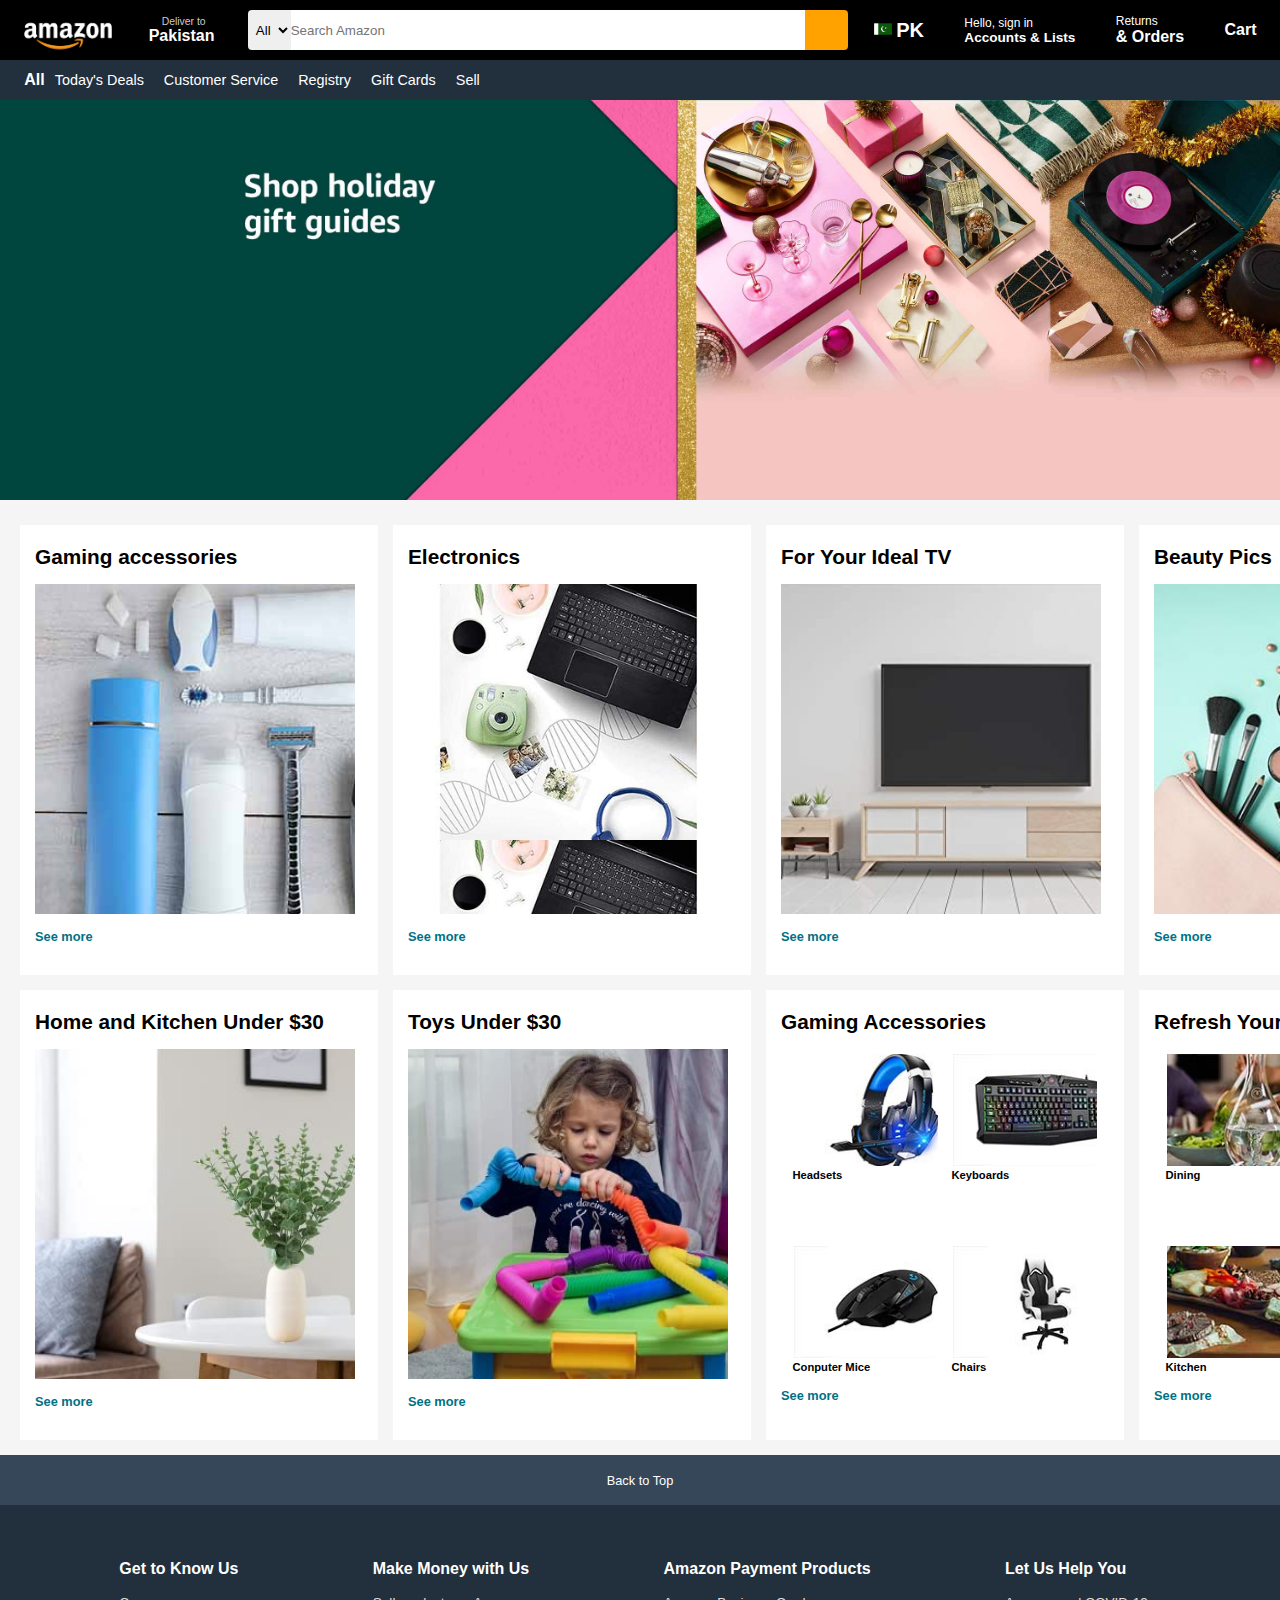
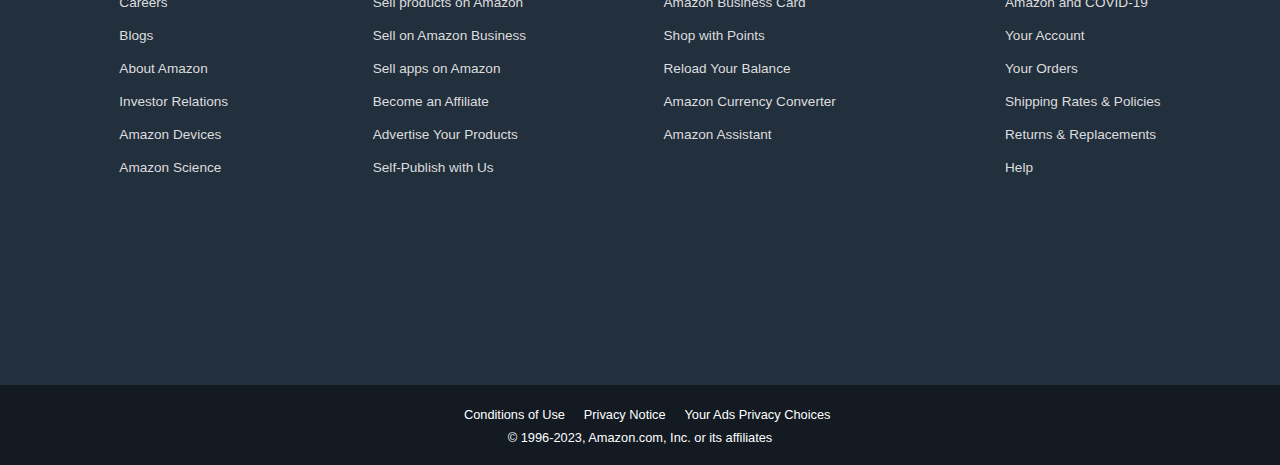
<file: AmazonProject/index.html>
<!DOCTYPE html>
<html lang="en">
<head>
    <meta charset="UTF-8">
    <meta name="viewport" content="width=device-width, initial-scale=1.0">
    <link rel="stylesheet" href="https://cdnjs.cloudflare.com/ajax/libs/font-awesome/6.4.2/css/all.min.css" integrity="sha512-z3gLpd7yknf1YoNbCzqRKc4qyor8gaKU1qmn+CShxbuBusANI9QpRohGBreCFkKxLhei6S9CQXFEbbKuqLg0DA==" crossorigin="anonymous" referrerpolicy="no-referrer" />
    <link rel="stylesheet" href="style.css">
    <title>Amazon project</title>
</head>
<body>
    <header>
        <div class="navbar">
            <div class="navlogo border">
                
            </div>

            <div class="navlocation border">
                <p class="para-nav-loc-1"> Deliver to</p>
                <div class="nac-loc-icon-country">
                    <i class="fa-solid fa-location-dot" id="location-icon"></i>
                    <p class="para-nav-loc-2">Pakistan</p> 
                </div>
            </div>

            <div class="nav-search-bar border-edge">
                <select class="search-cataogory">
                    <option>All</option>
                </select>
                <input type="text" placeholder="Search Amazon" class="input-bar">
                <div class="search-icon">
                    <i class="fa-solid fa-magnifying-glass" id="search-icon1" ></i>
                </div>
            </div>

            <div class="country-flag border ">
                <div class="flag">
                </div>
                <div class="country-name">
                    <p>
                        PK
                    </p>
                </div>
                <div class="arrowhead">
                    <i class="fa-solid fa-sort-down"></i>
                </div>
            </div>

            <div class="sign-in-box border">
                <div class="signin-lines-1">
                    <p>Hello, sign in</p>
                </div>
                <div class="signin-lines-2">
                    <p>Accounts & Lists</p>
                    <div class="arrowhead">
                        <i class="fa-solid fa-sort-down"></i>
                    </div>
                </div>
                
            </div>

            <div class="returns border">
                <div class="returns-line"><p>Returns</p></div>
                <div class="orders-line"><p>& Orders</p>
                    <div class="arrowhead"><i class="fa-solid fa-sort-down"></i></div>
                </div>
            </div>

            <div class="cartbox border">
                <div class="cart-icon">
                    <i class="fa-solid fa-cart-shopping"></i>
                </div>
                <div class="cart-line"><p>Cart</p></div>
                
            </div>
            
        </div>
        <div class="second-bar">
            <div class="menu-icon-text">
                <i class="fa-solid fa-bars" id="menu-icon"></i>
                <p class="icon-text">All</p>
            </div>
                <div class="second-bar-text-block">
                    <div class="second-bar-text"><p>Today's Deals</p></div>
                    <div class="second-bar-text"><p>Customer Service</p></div>
                    <div class="second-bar-text"><p>Registry</p></div>
                    <div class="second-bar-text"><p>Gift Cards</p></div>
                    <div class="second-bar-text"><p>Sell</p></div>
            </div>
        </div>
    </header>

    <!-- hero body start  -->
    <div class="hero-body">
        <div class="hero-image">
        </div>
    </div>
    <div class="product-grid">
        <div class="grid-item">
            <p>Gaming accessories</p>
            <div class="product-image" style="background-image: url(box\ image\ 1.jpg);">
            </div>
            <p class="product-see-more">
                See more
            </p>
        </div>
        <div class="grid-item"> 
            <p>Electronics</p>
            <div class="product-image" style="background-image: url(elctroncd.jpg); background-size: contain;">
            </div>
            <p class="product-see-more">
                See more
            </p>
        </div>
        <div class="grid-item">
            <p>For Your Ideal TV</p>
            <div class="product-image" style="background-image: url(for\ your\ ideal\ tv.jpg);">
            </div>
            <p class="product-see-more">
                See more
            </p>
        </div>
        <div class="grid-item">
            <p>Beauty Pics</p>
            <div class="product-image" style="background-image: url(makeup.jpg);">
            </div>
            <p class="product-see-more">
                See more
            </p>
        </div>
        <div class="grid-item">
            <p>Home and Kitchen Under $30</p>
            <div class="product-image" style="background-image: url(home\ decor.jpg);">
            </div>
            <p class="product-see-more">
                See more
            </p>
        </div>
        <div class="grid-item">
            <p>Toys Under $30</p>
            <div class="product-image" style="background-image: url(toys.jpg);">
            </div>
            <p class="product-see-more">
                See more
            </p>
        </div>
        <div class="grid-item">
            <p>Gaming Accessories</p>
            <div class="nested-product-images-container">
                <div class="nested-product-images">
                    <div class="nested-grid" style="background-image: url(headsets.jpg); background-size: cover;">
                        <p class="nested-grid-text">
                            Headsets
                        </p>
                    </div>
                    <div class="nested-grid" style="background-image: url(keyboard.jpg); background-size: cover;">
                        <p class="nested-grid-text">
                            Keyboards
                        </p>
                    </div>
                    <div class="nested-grid" style="background-image: url(mouse.jpg); background-size: cover;">
                        <p class="nested-grid-text">
                            Conputer Mice
                        </p>
                    </div>
                    <div class="nested-grid" style="background-image: url(chairs.jpg); background-size: cover;">
                        <p class="nested-grid-text">
                            Chairs
                        </p>
                    </div>
                </div>
            </div>
            <p class="product-see-more">
                See more
            </p>
        </div>
        <div class="grid-item">
            <p>Refresh Your Space</p>
            <div class="nested-product-images-container">
                <div class="nested-product-images">
                    <div class="nested-grid" style="background-image: url(dining.jpg); background-size: cover;">
                        <p class="nested-grid-text">
                            Dining
                        </p>
                    </div>
                    <div class="nested-grid" style="background-image: url(home.jpg); background-size: cover;">
                        <p class="nested-grid-text">
                            Home
                        </p>
                    </div>
                    <div class="nested-grid" style="background-image: url(kitchen.jpg); background-size: cover;">
                        <p class="nested-grid-text">
                            Kitchen
                        </p>
                    </div>
                    <div class="nested-grid" style="background-image: url(health\ and\ beauty.jpg); background-size: cover;">
                        <p class="nested-grid-text">
                            Health & Beauty
                        </p>
                    </div>
                </div>
            </div>
            <p class="product-see-more">
                See more
            </p>
        </div>
    </div>
    <footer>
        <!-- panel 1 -->
        <div class="footer-panel1">
            <p class="footer-text">
                Back to Top
            </p>
        </div>
        <div class="footer-panel2"></div>
        <div class="footer-panel3"></div>
        
        <!-- penel 2 -->
        <div class="footer-panel2">
            <ul class="footer-list">
                <li style="font-weight: bold; font-size: 1rem ;">Get to Know Us</li>
                <li><a href="#">Careers</a></li>
                <li><a href="#">Blogs</a></li>
                <li><a href="#">About Amazon</a></li>
                <li><a href="#">Investor Relations</a></li>
                <li><a href="#">Amazon Devices</a></li>
                <li><a href="#">Amazon Science</a></li>
            </ul>
            <ul>
                <li style="font-weight: bold; font-size: 1rem ;">Make Money with Us</li>
                <li><a href="#">Sell products on Amazon</a></li>
                <li><a href="#">Sell on Amazon Business</a></li>
                <li><a href="#">Sell apps on Amazon</a></li>
                <li><a href="#">Become an Affiliate</a></li>
                <li><a href="#">Advertise Your Products</a></li>
                <li><a href="#">Self-Publish with Us</a></li>
            </ul>
            <ul>
                <li style="font-weight: bold; font-size: 1rem ;">Amazon Payment Products</li>
                <li><a href="#">Amazon Business Card</a></li>
                <li><a href="#">Shop with Points</a></li>
                <li><a href="#">Reload Your Balance</a></li>
                <li><a href="#">Amazon Currency Converter</a></li>
                <li><a href="#">Amazon Assistant</a></li>
            </ul>
            <ul>
                <li style="font-weight: bold; font-size: 1rem ;">Let Us Help You</li>
                <li><a href="#">Amazon and COVID-19</a></li>
                <li><a href="#">Your Account</a></li>
                <li><a href="#">Your Orders</a></li>
                <li><a href="#">Shipping Rates & Policies</a></li>
                <li><a href="#">Returns & Replacements</a></li>
                <li><a href="#">Help</a></li>
            </ul>
        </div>
        <!-- panel 3 -->
        <div class="stopfooter">
            <div class="last-footer">
                <div class="footer-pages">
                    <a href="#">Conditions of Use</a>
                    <a href="#">Privacy Notice</a>
                    <a href="#">Your Ads Privacy Choices</a>
                </div> 
                <div class="copyrights">
                    <p>
                        © 1996-2023, Amazon.com, Inc. or its affiliates
                    </p>
                </div> 
            </div>
        </div>    
    </footer>
</body>
</html>
</file>
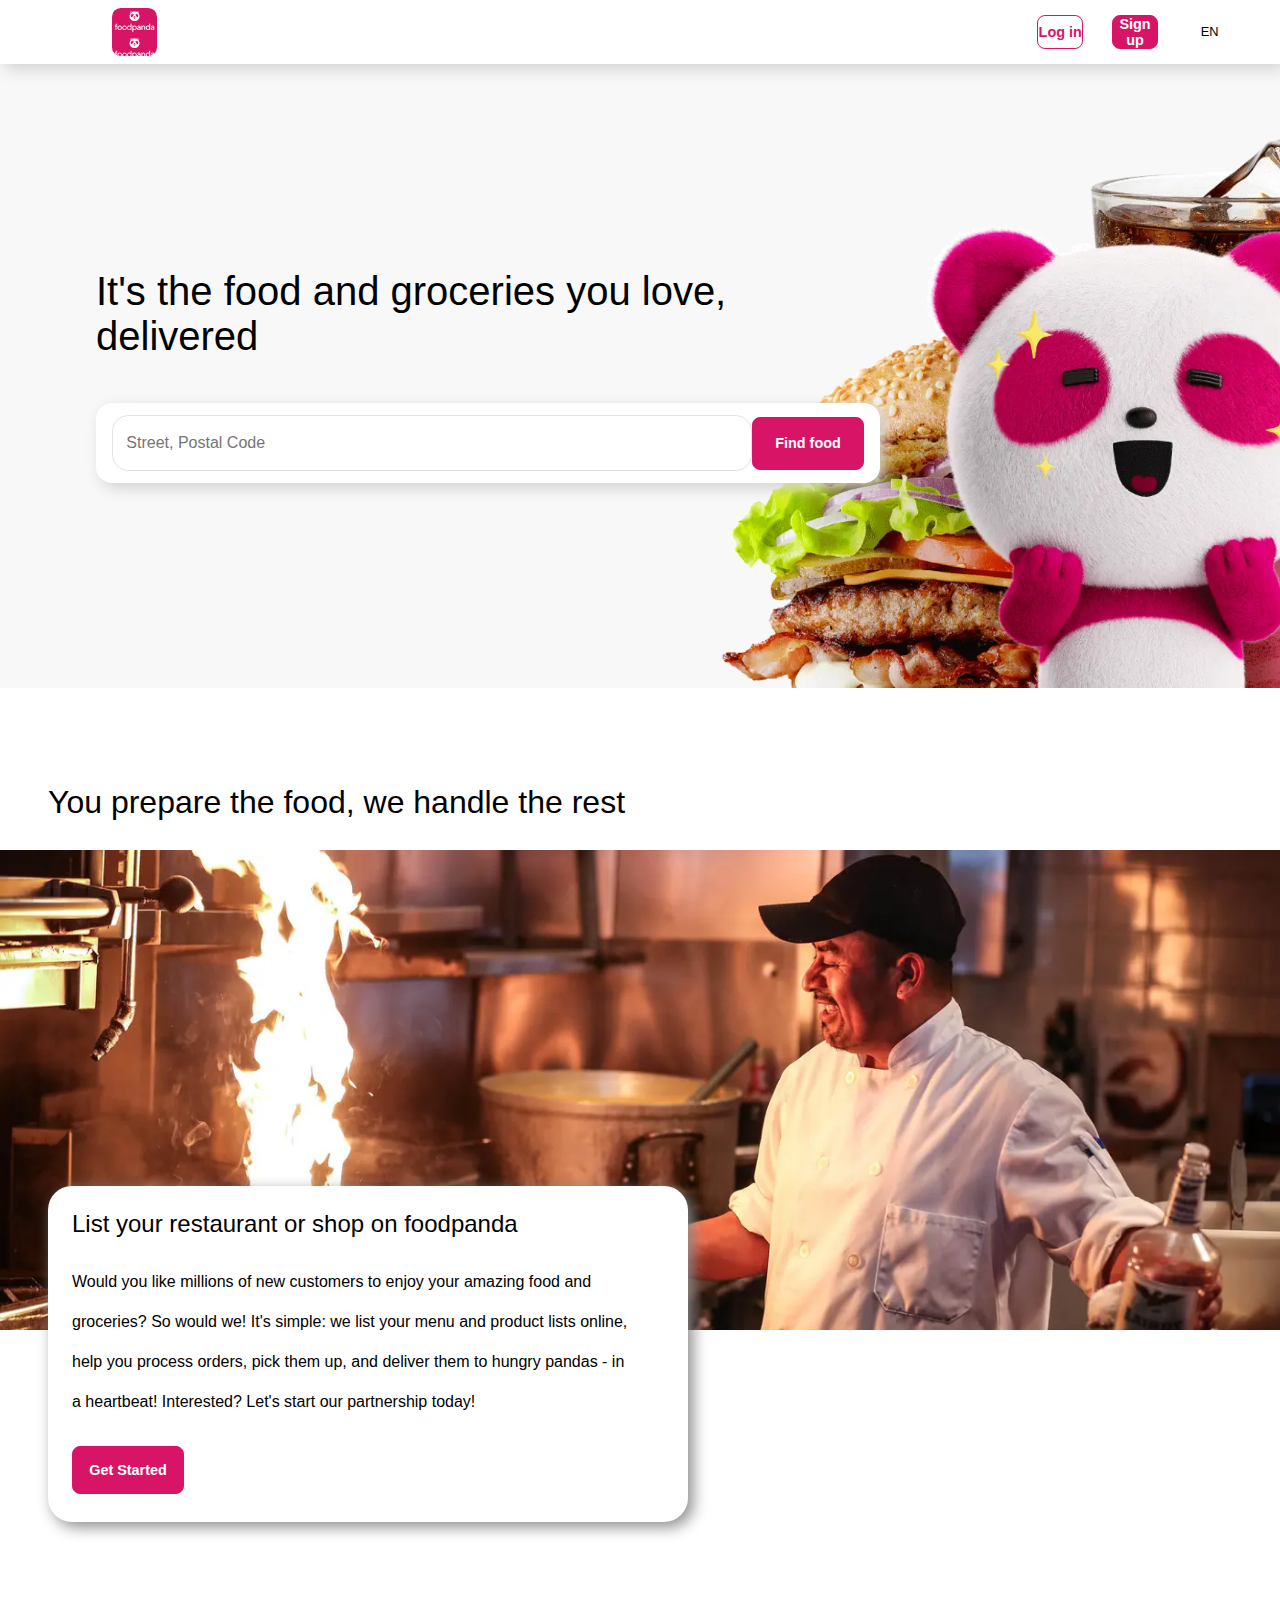
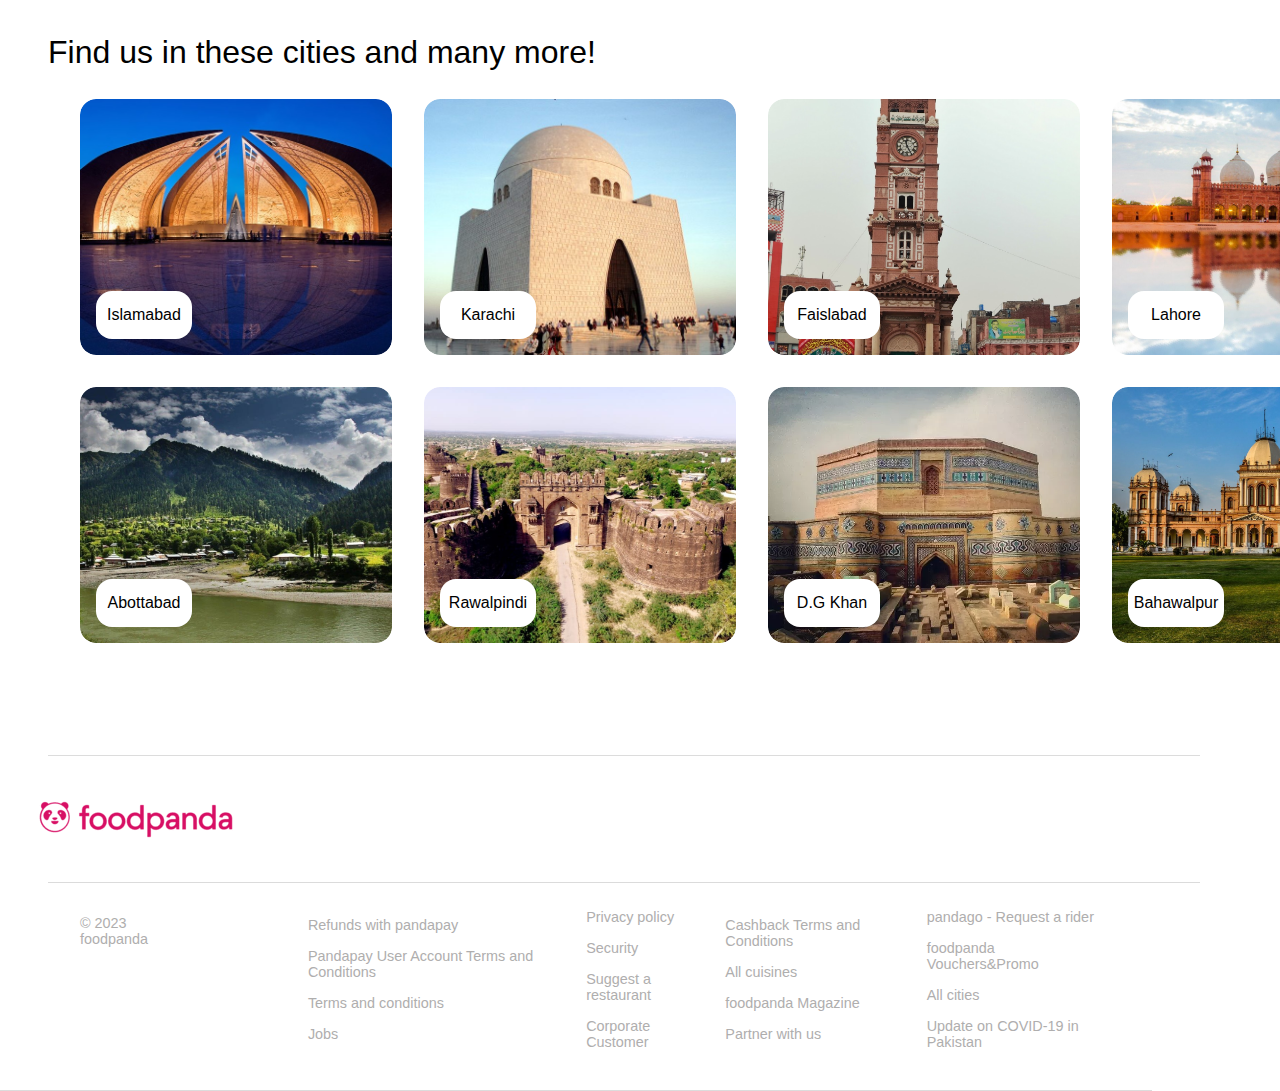
<file: FoodPAnda/index.html>
<!DOCTYPE html>
<html lang="en">
<head>
    <meta charset="UTF-8">
    <meta name="viewport" content="width=device-width, initial-scale=1.0">
    <title>Food Panda</title>
    <link rel="stylesheet" href="https://cdnjs.cloudflare.com/ajax/libs/font-awesome/6.4.2/css/all.min.css" integrity="sha512-z3gLpd7yknf1YoNbCzqRKc4qyor8gaKU1qmn+CShxbuBusANI9QpRohGBreCFkKxLhei6S9CQXFEbbKuqLg0DA==" crossorigin="anonymous" referrerpolicy="no-referrer" />
    <link rel="stylesheet" href="foodpanda.css">
</head>
<body>
    <header class="header">
        <div class="navbar">
            <div class="navbar-logo">
            </div>
            <div class="navbar-login">
                <p>
                    <a href="#" id="login-text">Log in</a>
                </p>
            </div>
            <div class="navbar-signup">
                <p>
                    <a href="#">Sign up</a>
                </p>
            </div>
            <div class="nav-location">
                <i class="fa-solid fa-globe" style="color: #d71465;" id="globe"></i>
                <p class="loc">
                    EN 
                </p>
                <i class="fa-solid fa-chevron-down" style="color: #d71465;" id="arrowhead"></i>
            </div>
            <div class="nav-cart">
                <i class="fa-solid fa-basket-shopping" style="color: #d71465;"></i>
            </div>
        </div>
    </header>
    <!-- navigation bar completed -->

    <!-- herobody starting -->
    <div class="grid-no-1">
        <div class="grid-1-item">
            <div class="test-search">
                <div class="text">
                    <p>
                        It's the food and groceries you love, delivered
                    </p>
                </div>
                <div class="search">
                    <div class="adress-bar">
                        
                            <input class="input-bar" type="text" placeholder="   Street, Postal Code">
                      
                        <div class="adress-icon">
                            <i class="fa-solid fa-location-crosshairs"style="color: #d71465;" id="adrIcon"></i>
                        </div>
                        
                    </div>
                    <div class="adress-search-button">
                        Find food
                    </div>
                </div>
            </div>
        </div>
        <div class="grid-1-item " id="main-picture">
        </div>
    </div>

    <!-- hero body 2nd section -->
    <div class="second-section">
        <p>
            You prepare the food, we handle the rest
        </p>
    </div>
    <div class="chef-image">
    </div>
    <div class="list-your-resturant-container">
        <div class="list-your-resturant">
            <p class="list-your-resturant-heading">
                List your restaurant or shop on foodpanda
            </p>
            <p class="list-your-resturant-des">
                Would you like millions of new customers to enjoy your amazing food and groceries? 
                So would we!
                It's simple: we list your menu and product lists online, help you process orders, pick them up, 
                and deliver them to hungry pandas - in a heartbeat!
                Interested? Let's start our partnership today!
            </p>


            <div class="get-started">
                <p>
                    Get Started
                </p>
            </div>
        </div>
    </div>
    <!-- hero body third section -->
    <div class="third-section">
        <p>
            Find us in these cities and many more!
        </p>
    </div>
    <div class="grid-no-2">
        <div class="grid-2-item">
            <div class="cityname">Islamabad</div>
            <img src="Images/shakar parian.jpg" alt="Islamabad" class=city-grid-images>
        </div>
        <div class="grid-2-item">
            <div class="cityname">Karachi</div>
            <img src="Images/tomb.jpg" alt="Islamabad" class=city-grid-images>
        </div>
        <div class="grid-2-item">
            <div class="cityname">Faislabad</div>
            <img src="Images/faislabad.jpg" alt="Islamabad" class=city-grid-images>
        </div>
        <div class="grid-2-item">
            <div class="cityname">Lahore</div>
            <img src="Images/mosque.jpeg" alt="Islamabad" class=city-grid-images>
        </div>
        <div class="grid-2-item">
            <div class="cityname">Abottabad</div>
             <img src="Images/abottabad.jpg" alt="Islamabad" class=city-grid-images></div>
        <div class="grid-2-item">
            <div class="cityname">Rawalpindi</div>
            <img src="Images/pindi.jpg" alt="Islamabad" class=city-grid-images>
        </div>
        <div class="grid-2-item">
            <div class="cityname">D.G Khan</div>
            <img src="Images/dera ghazi khan.webp" alt="Islamabad" class=city-grid-images>
        </div>
        <div class="grid-2-item">
            <div class="cityname">Bahawalpur</div>
            <img src="Images/bahawalpur.jpg" alt="Islamabad" class=city-grid-images>
        </div>
    </div>

    <!-- footer started -->

    <footer class="footer">
        <div class="footer_social_links">
            <div class="social_links">
                <img src="Images/foodpandaLogo.png" alt="logo" class="Food_logo">
                <div class="fblogo">
                    <a href="#"><i class="fa-brands fa-facebook fa-2xl" style="color: #d71465;"></i></a>
                </div>
                <div class="insta_logo">
                    <a href="#"><i class="fa-brands fa-instagram fa-2xl" style="color: #d71465;"></i></a>
                </div>         
            </div>
        </div>

        <!-- footer list -->

        <div class="footer_list">
            <div class="inner_list_div">
                <div class="copyright_logo">
                    © 2023 foodpanda
                </div>
                <div class="listitems">
                    <ul>
                        <li><a href="#" class="list_text">Refunds with pandapay</a></li>
                        <li><a href="#" class="list_text">Pandapay User Account Terms and Conditions</a></li>
                        <li><a href="#" class="list_text">Terms and conditions</a></li>
                        <li><a href="#" class="list_text">Jobs</a></li>
                    </ul>
                    <ul>
                        <li><a href="#" class="list_text">Privacy policy</a></li>
                        <li><a href="#" class="list_text">Security</a></li>
                        <li><a href="#" class="list_text">Suggest a restaurant</a></li>
                        <li><a href="#" class="list_text">Corporate Customer</a></li>
                    </ul>
                    <ul>
                        <li><a href="#" class="list_text">Cashback Terms and Conditions</a></li>
                        <li><a href="#" class="list_text">All cuisines</a></li>
                        <li><a href="#" class="list_text">foodpanda Magazine</a></li>
                        <li><a href="#" class="list_text">Partner with us</a></li>
                    </ul>
                    <ul>
                        <li><a href="#" class="list_text">pandago - Request a rider</a></li>
                        <li><a href="#" class="list_text">foodpanda Vouchers&Promo</a></li>
                        <li><a href="#" class="list_text">All cities</a></li>
                        <li><a href="#" class="list_text">Update on COVID-19 in Pakistan</a></li>
                    </ul>
                </div>
                
            </div>
        </div>
    </footer>
</body>
</html>
</file>
<file: AmazonProject/style.css>
*{
    margin: 0;
    padding: 0;
    font-family: arial;
    box-sizing: border-box;
}

/* navigation bar: START */

.navbar{
    height: 60px;
    background-color: black;
    color: white;
    display: flex;
    align-items: center;
    justify-content: space-evenly;
}

.border:hover{
    border: 1px solid white;
}

.border-edge:hover{
    border: 3px solid orange;
}
.navlogo{
    height: 50px;
    width: 110px;
    background-image: url(amazon_logo.png);
    background-size: cover;
}
.navlocation{
    padding: 10px;
}
.nac-loc-icon-country{
    display: flex;
    align-items: center;
    
}

.para-nav-loc-1{
    font-size: .65rem;
    color: #CCCCCC;
    margin-left: 15px;
}
.para-nav-loc-2{
    font-size: 1rem;
    margin-left: 2px;
    font-weight: bold;
}

/* search bar */

.nav-search-bar{
    display: flex;
    justify-content: space-evenly;
    margin-left: 10px;
    width: 600px;
    height: 40px;
    border-radius: 4px;
}

.search-cataogory{
    border-top-left-radius: 4px; 
    border-bottom-left-radius: 4px; 
    width: 50px;
    text-align: center;
    border: none;
}
.input-bar{
    width: 100%;
    border: none
}
.search-icon{
    width: 50px;
    display: flex;
    justify-content: center;
    align-items: center;
    font-size: 1.3rem;
    background-color: rgb(255, 162, 0);
    border-top-right-radius: 4px;
    border-bottom-right-radius: 4px;
}


/* third-box */
.country-flag{
    display: flex;
    padding: 10px;
}


.flag{
    width: 20px;
    height: 20px;
    background-size: cover;
    background-image: url(pakistan.png);
    margin-left: 2px;
}

.country-name{
    font-size: 20px;
    font-weight: bold;
    margin-left: 3px;
}

.arrowhead{
    color:grey;
    display: flex;
    align-items: flex-end;
    margin-left: 2px;
}


/* 4th box */
.sign-in-box{
    margin-left: 5px;
    padding: 10px;
}

.signin-lines-1{
    font-size: .75rem;
}
.signin-lines-2{
    display: flex;
    font-size: .85rem;
    font-weight: bold;
    
}

/* 5th box */

.returns{
    margin-left: 5px;
    padding: 10px;
}

.returns-line{
    font-size: .75rem;
}
.orders-line{
    display: flex;
    font-size: 1rem;
    font-weight: bold;
    
}

/* sixth box */

.cartbox{
    display: flex;
    margin-left: 5px;
    padding: 10px;
}
.cart-icon{
    font-size: x-large;
}
.cart-line{
    display: flex;
    font-size: 1rem;
    font-weight: bold;
    align-items: flex-end;
    
}

/* second panel bar */
.second-bar{
    height: 40px;
    background-color: #222f3d;
    display: flex;
    align-items: center;
    justify-content: center;
    color: white;
}
.second-bar-text:hover{
    border: 2px solid white;
}
.menu-icon-text{
    display: flex;
}
#menu-icon{
    font-size: 1.2rem;
}
.icon-text{
    margin-left: 5px;
    font-weight: bold;
    font-size: 1rem;
    align-self: center;
}
.second-bar-text-block{
    display: flex;
    width: 95%;
}
.second-bar-text-block p{
    margin-left: 10px;
    font-size: .9rem;
    padding-top: 5px;
    padding-bottom: 5px;
    padding-right: 10px;
}

.hero-body{
    height: 400px;
    background-image: url(hero-image.jpg);
    background-size: cover;
}

/* product grid */
.product-grid {
    display: grid;
    grid-template-columns: 358px 358px 358px 358px;
    grid-template-rows: 450px 450px;
    column-gap: 15px;
    row-gap: 15px;
    background-color: rgb(246, 245, 245);
    padding: 20px;
}

.grid-item {
    position: relative;
    top: 5px;
    background-color: white;
    font-size: 1.3rem;
    font-weight: bold;
    padding: 20px 0px 15px;
}

.grid-item p{
    margin-left: 15px;
}

.product-image{
    height: 330px;
    width: 320px;
    background-size: cover;
    margin-left: 15px;
    margin-top: 15px;
}

.grid-item .product-see-more{
    color: #007185;
    font-size: .8rem;
    margin-top: 15px;
}

.product-see-more:hover{
    color: rgb(214, 173, 51);
    text-decoration-line: underline;
}

.nested-product-images-container{
    display: flex;
    justify-content: center;
    align-items: center;
    margin-top: 20px;
    margin-bottom: 30px;

}
.nested-product-images{
    display: grid;
    grid-template-columns: 9rem 9rem ;
    grid-template-rows: 7rem 7rem ;
    column-gap: 15px;
    row-gap: 5rem;
}

.nested-grid-text{
    color: black;
    font-size: .7rem;
    font-weight:700;
    position: relative;
    top: 7.2rem;
    right: 1rem;
}

/* footer */
.footer-panel1{
    background-color: #37475a;
    height: 50px;
    display: flex;
    justify-content: center;
    align-items: center;
}

.footer-panel1:hover{
    opacity: 0.95;
}
.footer-text{
    color: white;
    font-size: .8rem;
    font-weight:400;
}

.footer-panel2{
    color: white;
    background-color: #222f3d;
    height: 15rem;
    display: flex;
    justify-content: space-evenly;
    

}

ul{
    position: relative;
    top: -200px;
    list-style-type: none;

}
li{
    margin:15px;
}
ul a{
    color: #dddddd;
    text-decoration-line: none;   
    font-size: .85rem;
}

ul a:hover{
    text-decoration-line: underline;
}

/* footer 3 */
.stopfooter{
    text-align: center;
    
}
.last-footer{
    height: 80px;
    background-color: #131a22;
    color: white;
    padding: 20px;
    
}
.footer-pages a{
    color: white;
    text-decoration-line: none;
    font-size: .8rem;
    margin-left: .9rem;
    
}

.copyrights{
    font-size: .8rem;
    margin-top: 7px;
}

footer a:hover{
    text-decoration-line: underline;
}
</file>
<file: FoodPAnda/foodpanda.css>
*{
    margin: 0;
    padding: 0;
    box-sizing: border-box;
    font-family: arial;
}
a{
    text-decoration-line: none;
    color: white;
}
/* navigation bar CSS */
.navbar{
    height: 4rem;
    background-color: white;
    box-shadow: 5px 5px 15px rgb(209, 209, 209);
    display: flex;
    justify-content: flex-start;
    align-items: center;
    position: relative;
}
.navbar-logo{
    height: 3rem;
    width: 5rem;
    border-radius: .8cap;
    background-image: url(Images/logo.webp);
    background-size: contain;
    margin-left: 7rem;
    margin-right: 55rem;
}

.navbar-login{
    height: 2.1rem;
    width: 5rem;
    border: 1px solid #D71465;
    border-radius:.8cap;
    text-align: center;
    display: flex;
    justify-content: center;
    align-items: center;
    color: #D71465;
    font-weight: 600;
    font-size: .9rem;
    
}
#login-text{
    color: #D71465;
}
.navbar-signup{
    height: 2.1rem;
    width: 5rem;
    border: 1px solid #D71465;
    border-radius:.8cap;
    text-align: center;
    display: flex;
    justify-content: center;
    align-items: center;
    color: #ffffff;
    font-weight: 600;
    font-size: .9rem;
    margin-left: 1.8rem;
    background-color: #D71465;
}

.nav-location{
    height: 2.3rem;
    width: 5.2rem;
    text-align: center;
    display: flex;
    justify-content: center;
    align-items: center;
    color: black;
    font-size: 1.3rem;
    margin-left: 1.8rem;
}

.nav-cart{
    height: 45px;
    width: 45px;
    display: flex;
    justify-content: center;
    align-items: center;
    margin-left: 1.3rem;
}
.loc{
    margin-left: .5rem;
    font-size: .8rem;
    font-weight: 200;
}

#arrowhead{
    margin-left: .6rem;
    font-size: 1rem;
}

/* navigation bar animations */


.navbar-login:hover{
    animation-name: size;
    animation-duration: .1s;
    animation-fill-mode: forwards;
}
.navbar-signup:hover{
    animation-name: size;
    animation-duration: .1s;
    animation-fill-mode: forwards;
}
@keyframes size{
    0% {transform: scale(1);}
    100%{transform: scale(1.08);}
}

@keyframes divColor{
    from{background-color: white;}
    to{background-color: rgba(230, 116, 116, 0.1); border-radius: .8cap;}
}
@keyframes divColorCircle{
    from{background-color: white;}
    to{background-color: rgba(230, 116, 116, 0.1); border-radius: 50%;}
}

.nav-location:hover{
    animation-name: divColor;
    animation-duration: .15s;
    animation-timing-function: ease-in;
    animation-fill-mode: forwards;
}

.nav-cart:hover{
    animation-name: divColorCircle;
    animation-duration: .15s;
    animation-timing-function: ease-in;
    animation-fill-mode: forwards;
    
}

/* navbar completed */

.grid-no-1{
    display: grid;
    grid-template-columns: auto 41rem;
    grid-template-rows: 39rem;
    background-color: rgb(248, 248, 248);

}
#main-picture{
    background-image: url(Images/mainPicture.webp);
    background-size: cover;
}
.test-search{
    height:31rem;
    width: 45rem;
    display: flex;
    flex-direction: column;
    justify-content: space-evenly;
    align-items: flex-start;
    position: relative;
    left: 6rem;
    top: 3rem
}

.responsive{
    background-size: cover;

}
.text{
    font-size: 2.5rem;
    font-weight: 500;
    position: relative;
    top: 3rem;
}

.search{
    width: 49rem;
    height: 5rem;
    background-color: white;
    border-radius:1rem ;
    box-shadow: 5px 5px 15px rgb(209, 209, 209);
    display: flex;
    justify-content: center;
    align-items: center;
    position: relative;
    bottom: 1rem;
}
.adress-bar{
    width: 40rem;
    height: 5rem;
    display: flex;
    align-items: center;

}
.input-bar{
    width: 40rem;
    height: 3.5rem;
    border: .7px solid rgb(227, 227, 227);
    border-radius: 1em;
    font-size: 1rem;

}
.adress-icon{
    position: relative;
    right: 2rem;
}

.adress-search-button{
    height: 3.3rem;
    width: 7rem;
    border: 1px solid #D71465;
    border-radius:.8cap;
    text-align: center;
    display: flex;
    justify-content: center;
    align-items: center;
    color: #ffffff;
    font-weight: 600;
    font-size: .9rem;
    background-color: #D71465;
}

.adress-search-button:hover{
    animation-name: size;
    animation-duration: .1s;
    animation-fill-mode: forwards;   
}

/* second-section start */

.second-section{
    height: 4rem;
    width: auto;
    font-size: 2rem;
    position: relative;
    top: 6rem;
    bottom: 10rem;
    margin-right: 3rem;
    margin-left: 3rem;
    margin-bottom: 2.1rem;
    
}

.chef-image{
    height: 30rem;
    width: 100%;
    position: relative;
    top: 4rem; 
    background-image: url(Images/chefImage.webp);
    background-position: 50%;
    background-size: cover ;
    object-fit: cover;

}

.list-your-resturant-container{
    width: 40rem;
    height: 21rem;
    background-color: white;
    padding: 24px;
    margin-left: 3rem;
    position: relative;
    bottom: 5rem;
    border-radius: 1.5rem;
    box-shadow: 5px 5px 15px rgb(141, 140, 140);
}
.list-your-resturant{
    width: 35rem;
    height: 13rem;
}
.list-your-resturant-heading{
    font-size: 1.5rem;
}
.list-your-resturant-des{
    padding: 24px 0px;
    line-height: 2.5rem;
}
.get-started{
    height: 3rem;
    width: 7rem;
    border: 1px solid #D71465;
    border-radius:.8cap;
    text-align: center;
    display: flex;
    justify-content: center;
    align-items: center;
    color: #ffffff;
    font-weight: 600;
    font-size: .9rem;
    background-color: #D71465;
    
}

.get-started:hover{
    animation-name: size;
    animation-duration: .1s;
    animation-fill-mode: forwards;
}

/* third seciton started */

.third-section{
    height: 4rem;
    width: auto;
    font-size: 2rem;
    position: relative;
    top: 2rem;
    bottom: 10rem;
    margin-right: 3rem;
    margin-left: 3rem;
    margin-bottom: 2.1rem;
}
.grid-no-2{
    display: grid;
    grid-template-columns: 19.5rem 19.5rem 19.5rem 19.5rem;
    grid-template-rows: 16rem 16rem;
    column-gap: 2rem;
    row-gap: 2rem;
    margin: 0rem 5rem;
}

.grid-2-item{
    width: 19.5rem;
    height: 16rem;
    border-radius: 1rem;
    overflow: hidden;
}
.city-grid-images{
    width: 100%;
    height: 100%;
    object-fit: cover;
    border-radius: 1rem;
    transition: all 0.3s;
    transform: scale(1);
    position: relative;
    text-align: center;
}

.city-grid-images:hover{
    transform: scale(1.1);
}

.cityname{
    height: 3rem;
    width: 6rem;
    border-radius: 1rem;
    display: flex;
    justify-content: center;
    align-items: center;
    background-color: white;
    z-index: 1;
    position: absolute;
    margin-top: 12rem;
    margin-left: 1rem;

}


/* footer started */



.footer_social_links{
    height: 8rem;
    width: 90%;
    position: relative;
    top: 7rem;
    margin-left: 3rem;
    margin-right: 3rem;
    padding: 2rem;
    display: flex;
    justify-content: center;
    align-items: center;
    border-top: 1px solid;
    border-bottom: 1px solid;
    border-top-color: rgb(220, 220, 220);
    border-bottom-color: rgb(219, 219, 219);
}

.social_links{
    height: 6rem;
    width: 90%;
    display: flex;
    justify-content: center;
    align-items: center;
   
}
.fblogo{
    margin-left: 53rem;
    margin-right: 1rem;
    padding-left: 7rem;
}


/* footer list and copyrights */


.footer_list{
    height: 13rem;
    width: 90%;
    border-bottom: 1px solid rgb(220, 220, 220);
    padding: 2rem 0rem 2rem 0rem;
    position: relative;
    top: 7rem;

}
.inner_list_div{
    height: 8rem;
    width: 90%;
    display: flex;
    justify-content: center;
    align-items: center;
    margin-left: 5rem;
    color: rgb(175, 174, 174);
}
.listitems{
    display: flex;
    justify-content: center;
    align-items: center;
    margin-left: 7rem;
}

li{
    font-size: .9rem;
    list-style-type: none;
    margin: 15px;

}
.copyright_logo{
    font-size: .9rem;
    position: relative;
    bottom: 3rem;
}

.list_text{
    text-align: center;
    color: rgb(175, 174, 174);
}


.list_text:hover{
    color: #D71465;
}
</file>
